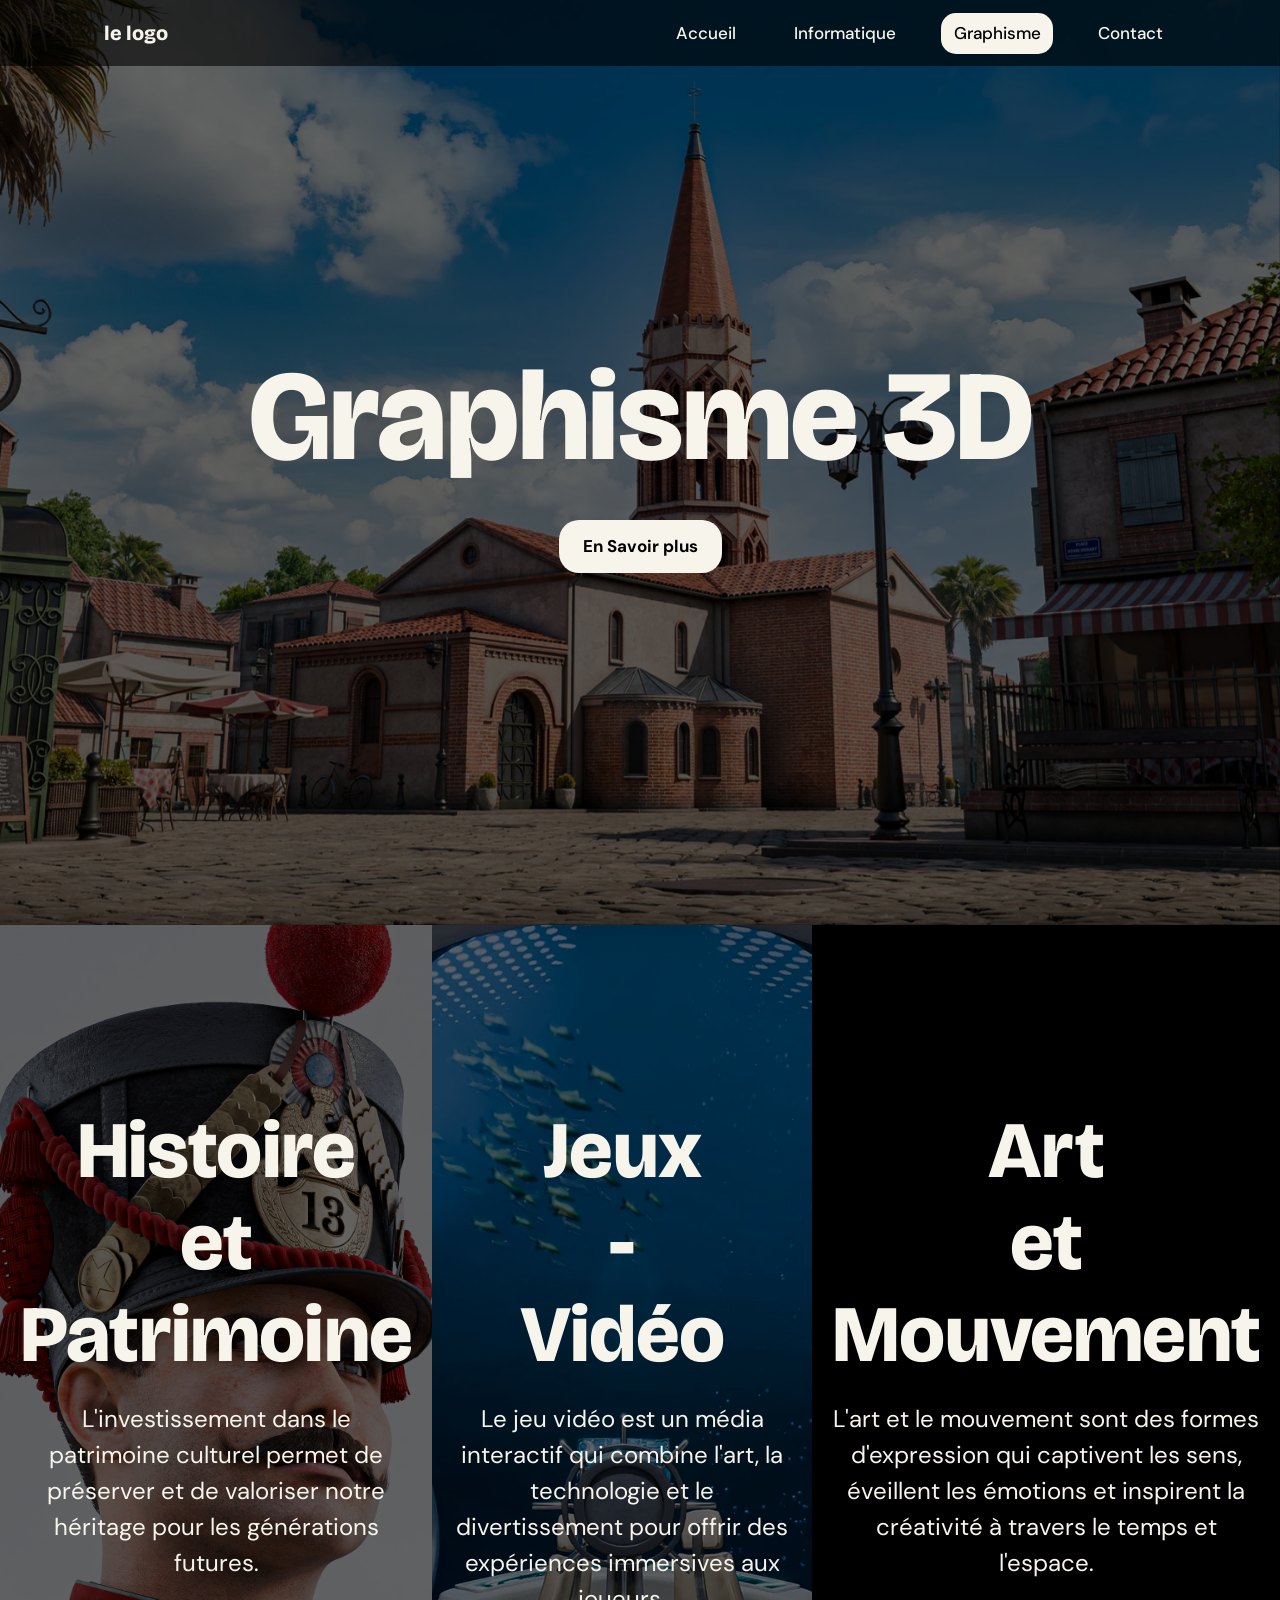
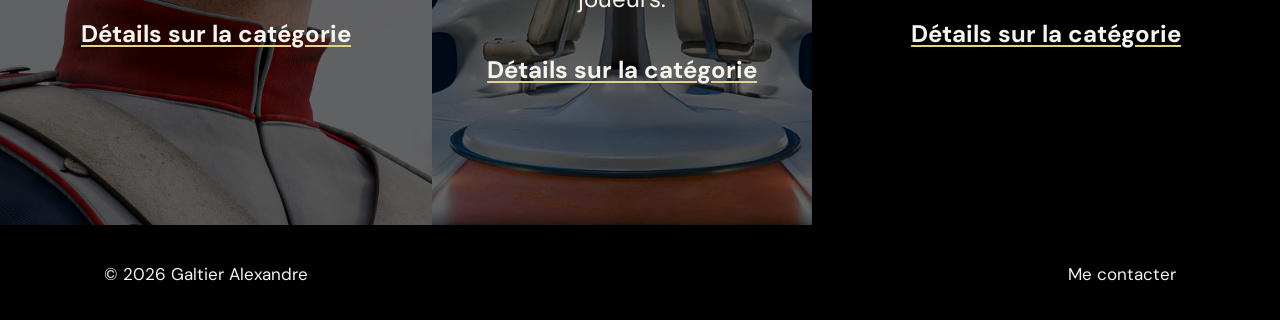
<file: pages/graphisme.html>
<!DOCTYPE html>
<html lang="fr">
<head>
    <meta charset="UTF-8">
    <meta name="viewport" content="width=device-width, initial-scale=1.0">
    <title>Graphisme - Alexandre GALTIER</title>
    <link rel="preconnect" href="https://fonts.googleapis.com">
    <link rel="preconnect" href="https://fonts.gstatic.com" crossorigin>
    <link href="https://fonts.googleapis.com/css2?family=Bricolage+Grotesque:wght@500;700;800&family=DM+Sans:wght@400;500;700&display=swap" rel="stylesheet">
    <link rel="stylesheet" href="../css/animation.css">
    <link rel="stylesheet" href="../css/style.css">
    <script src="../js/script.js" defer></script>
</head>
<body class="design">

<!--Barre Menu-->
<header class="top"><div class="wrap bar">
<a class="logo" href="index.html">le logo</a>
<nav aria-label="Menu principal">
    <a href="../index.html">Accueil</a>
    <a href="informatique.html">Informatique</a>
    <div class="dropdown">
        <a href="graphisme.html" aria-current="page">Graphisme</a>
        <ul class="dropdown-menu">
            <li><a href="graphisme/projets-design/page-projets-design.html">Parcourir les Projets</a></li>
            <li><a href="graphisme/histoire.html">Histoire et Patrimoine</a></li>
            <li><a href="graphisme/jeux-video.html">Jeux-Vidéo</a></li>
            <li><a href="graphisme/art-et-mouvement.html">Art et Mouvement</a></li>
        </ul>
    </div>
    <a href="contact.html">Contact</a>
</nav>
</div></header>

<!--Image 02-->
<section class="content-title-container">
    <img class="bg-content" src="../img/3d/img03.png" alt="image02">
    <div class="bg-content-overlay"></div>
    <div class="bg-content-overlay2"></div>
        <section class="hero"><div class="wrap">
        <h1 class="name">Graphisme 3D</h1>
        <br><p><a class="btn" href="#categories-arts">En Savoir plus</a></p>
        </div></section>
</section>

<!-- Présentation 
<div class="presentation_container"><p class="presentation_texte">lore ipsum dolor sit amet lorem ipsum dolor sit amet lorem ipsum dolor sit amet</p></div>-->

<section class="art-cats-container">
            <div class="hist-cat appear">
                <img class="bg-art-cats" src="../img/3d/img05-02.png" alt="hist-cat">
                <div class="bg-art-cats-overlay"></div>
                <div class="bg-art-cats-overlay2"></div>
            <section class="art-cats"><div>
                <h1>Histoire <br>et <br>Patrimoine</h1>
                <p>L'investissement dans le patrimoine culturel permet de préserver et de valoriser notre héritage pour les générations futures.</p>
                <a href="graphisme/histoire.html">Détails sur la catégorie</a>
            </div></section>
            </div>
            <div class="jv-cat appear">
                <img class="bg-art-cats" src="../img/3d/img04.png" alt="jv-cat">
                <div class="bg-art-cats-overlay"></div>
                <div class="bg-art-cats-overlay2"></div>
            <section class="art-cats"><div>
                <h1>Jeux<br>-<br>Vidéo</h1>
                <p>Le jeu vidéo est un média interactif qui combine l'art, la technologie et le divertissement pour offrir des expériences immersives aux joueurs.</p>
                <a href="graphisme/jeux-video.html">Détails sur la catégorie</a>
            </div></section>
            </div>
            <div class="am-cat appear">
                <video class="bg-art-cats" src="../videos/illus/vil05.mp4" autoplay muted loop playsinline type="video/mp4" alt="am-cat"></video>
                <div class="bg-art-cats-overlay"></div>
                <div class="bg-art-cats-overlay2"></div>
            <section class="art-cats"><div>
                <h1>Art<br>et <br>Mouvement</h1>
                <p>L'art et le mouvement sont des formes d'expression qui captivent les sens, éveillent les émotions et inspirent la créativité à travers le temps et l'espace.</p>
                <a href="graphisme/art-et-mouvement.html">Détails sur la catégorie</a>
            </div></section>
            </div>
    <hidden id="categories-arts"></hidden>
</section>

<div class="see-projects-container appear">
    <span class="line"></span>
    <a class="see-projects" href="graphisme/projets-design/page-projets-design.html"><img class="file-icon" src="../img/icons/ico01.svg" alt="file">Découvrir tous les projets<img class="arrow-icon" src="../img/icons/ico02.svg" alt="file"></a>
    <span class="line"></span>
</div>

<footer><div class="wrap-bot"><p>© 2026 Galtier Alexandre</p><p><a href="pages/contact.html">Me contacter</a></p></div></footer>

</body>
</html>
</file>
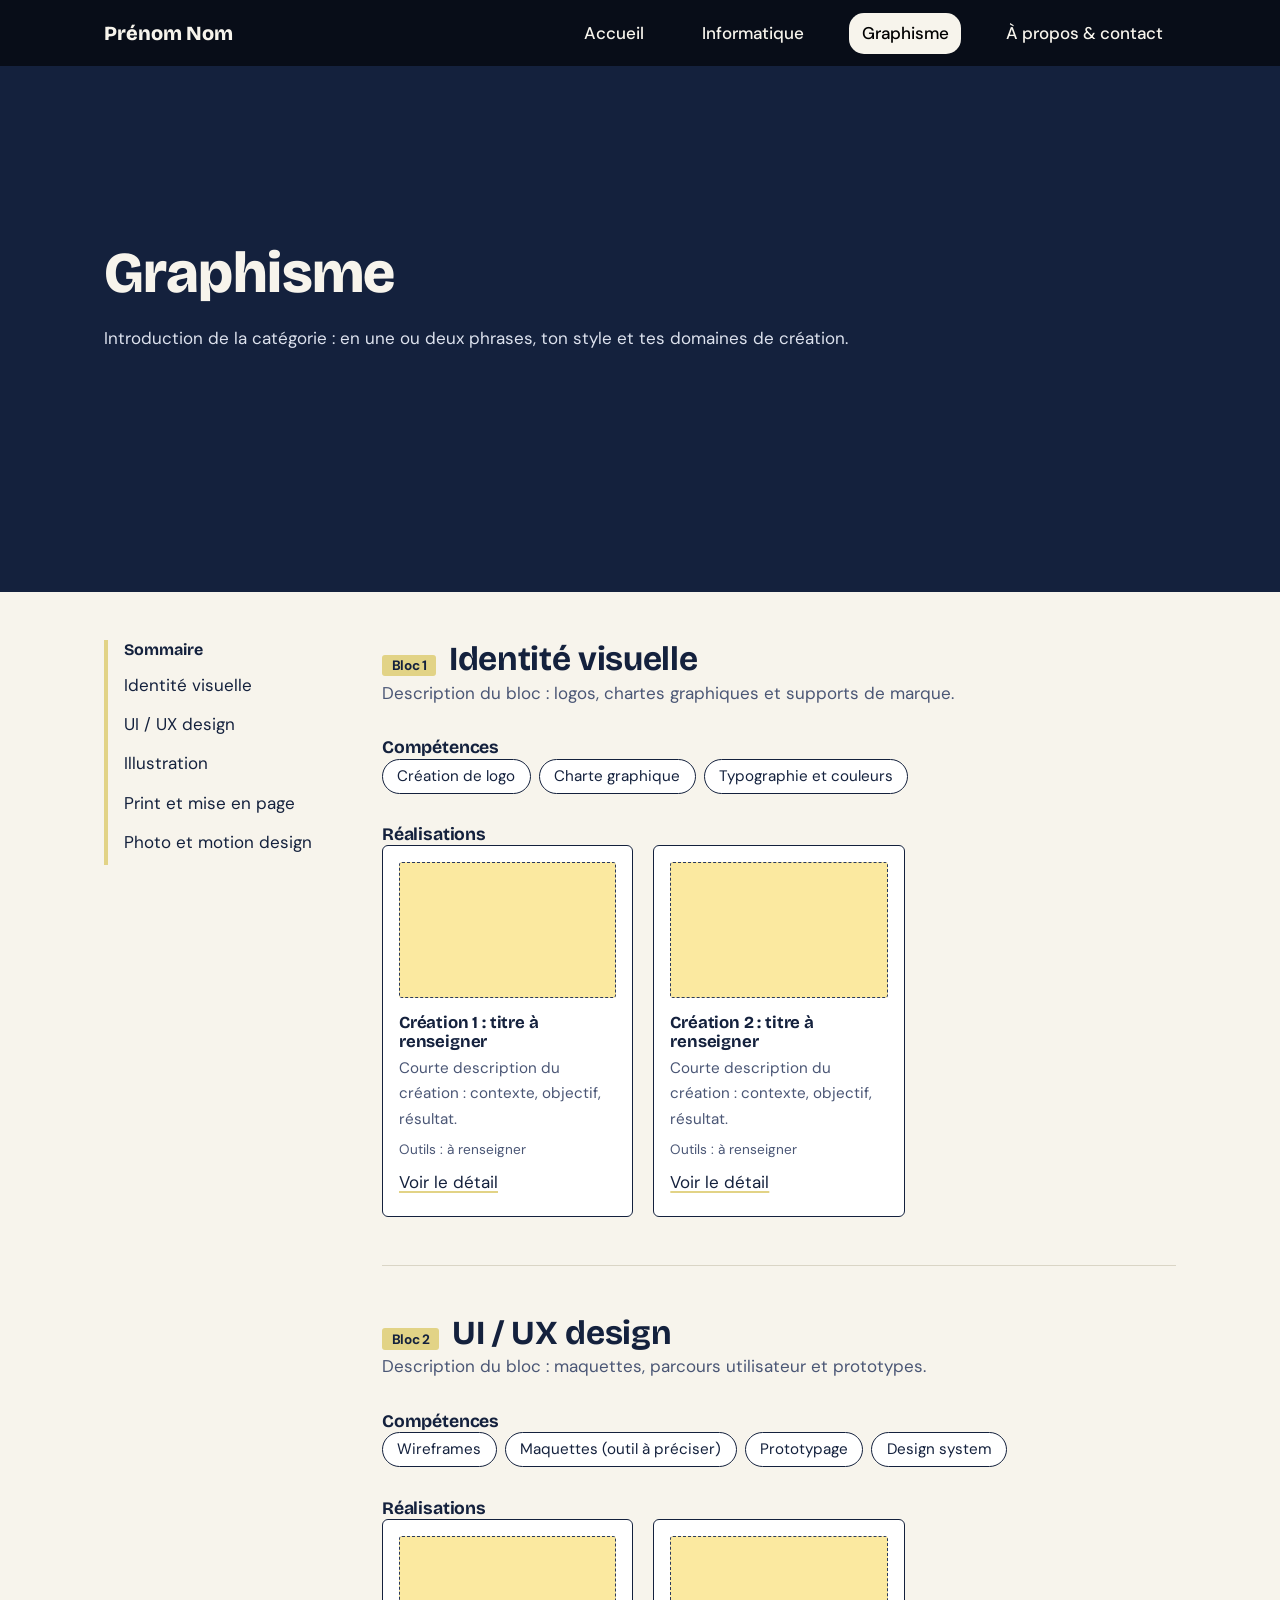
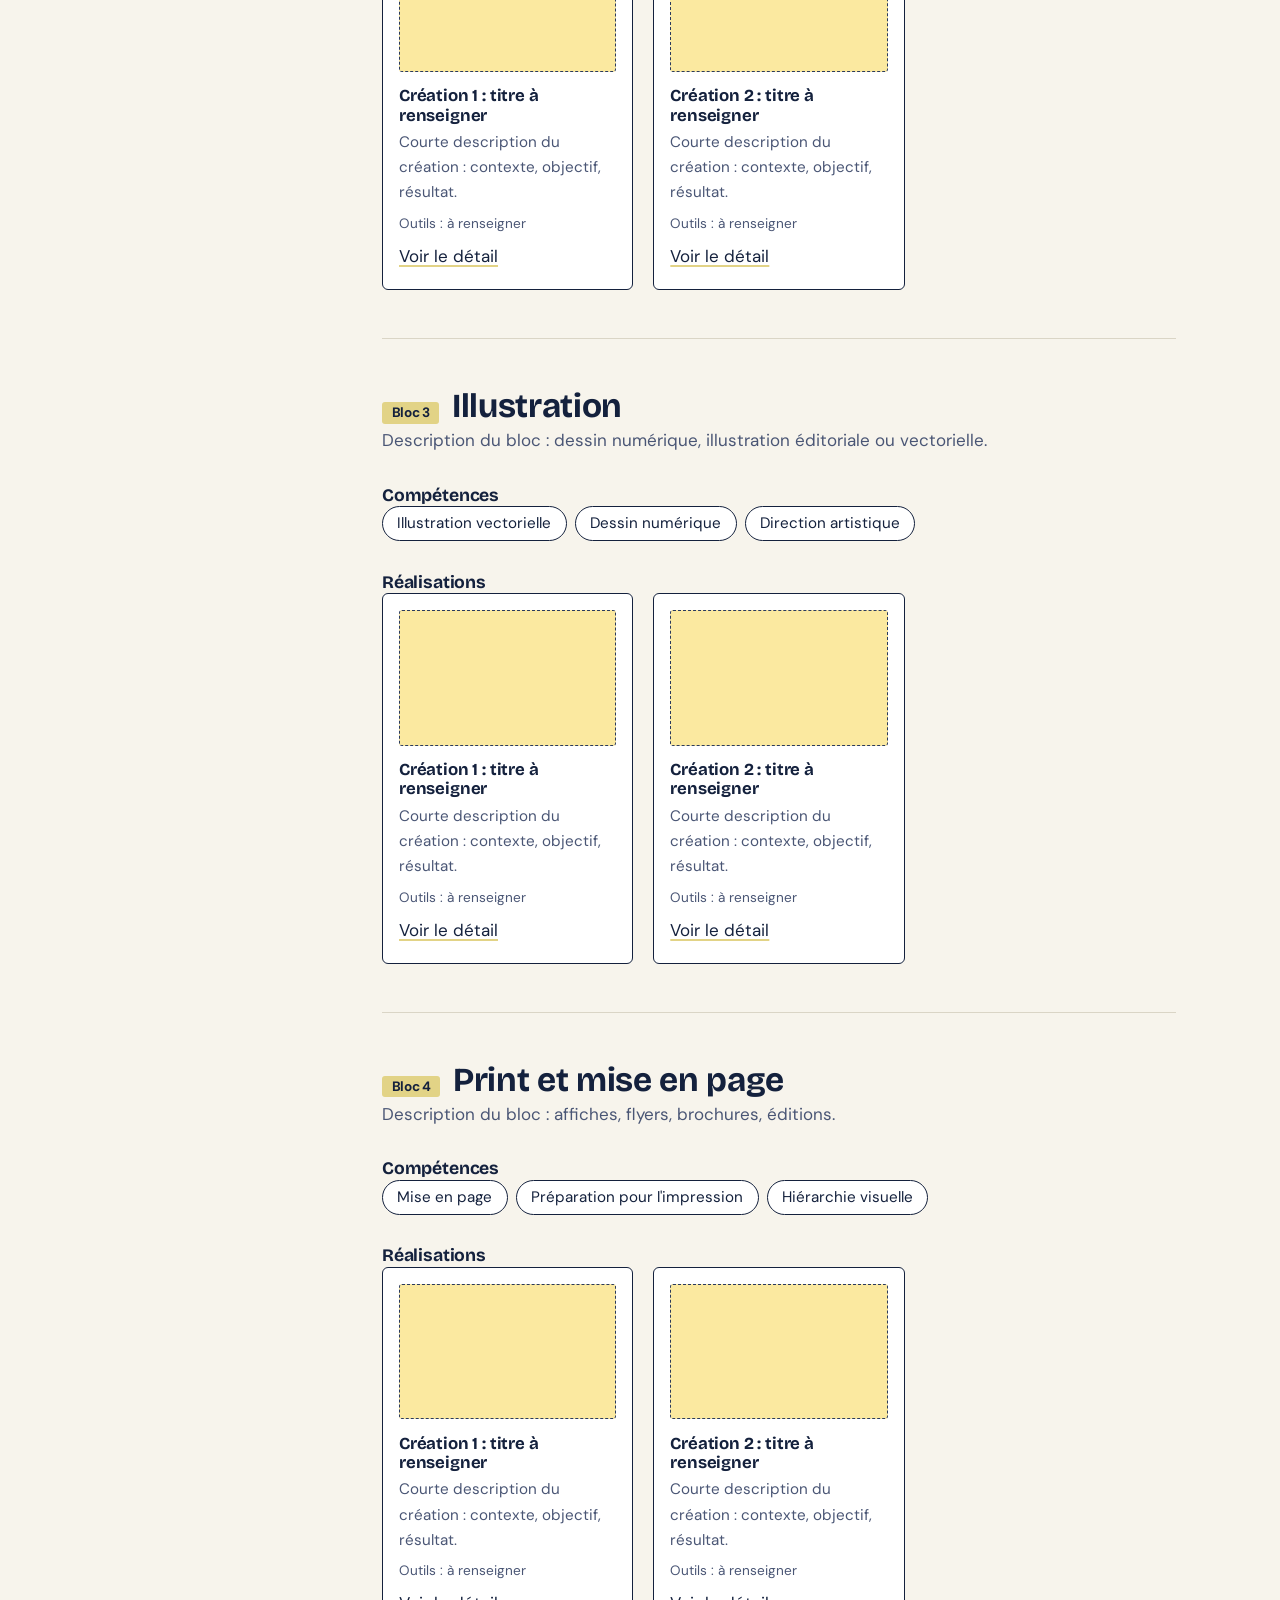
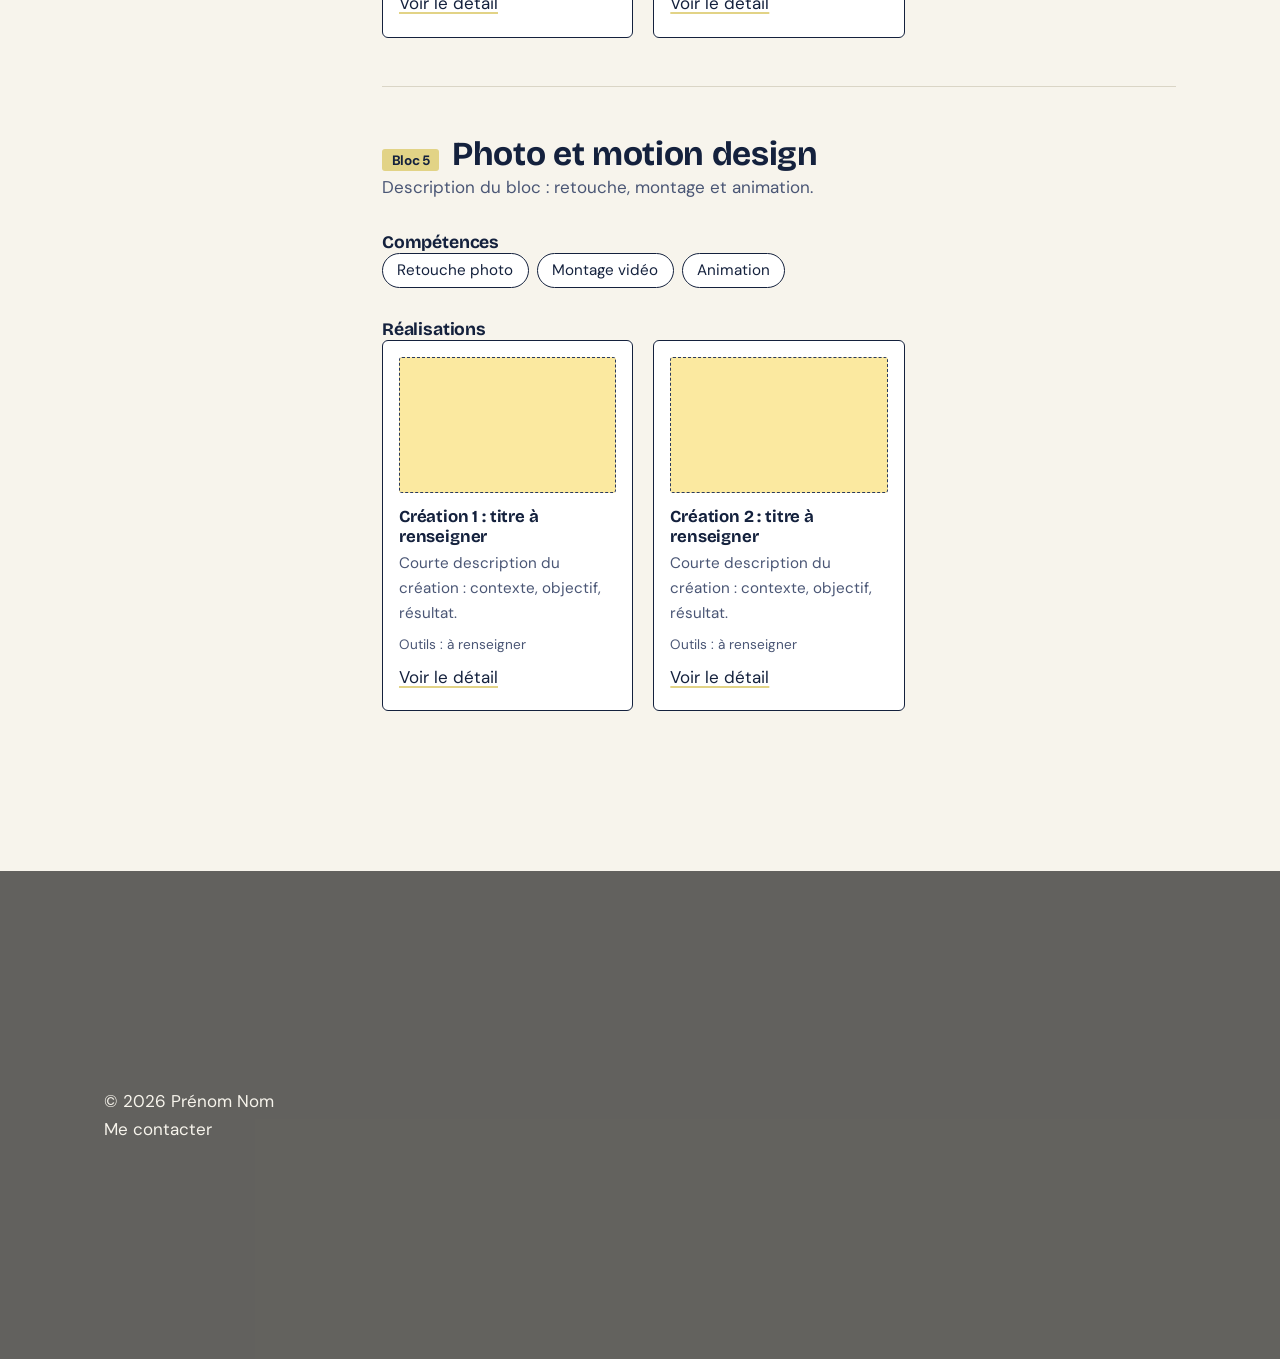
<file: pages/graphismeold.html>
<!DOCTYPE html>
<html lang="fr">
<head>
<meta charset="utf-8">
<meta name="viewport" content="width=device-width, initial-scale=1">
<title>Graphisme – Prénom Nom</title>
<link rel="preconnect" href="https://fonts.googleapis.com">
<link rel="preconnect" href="https://fonts.gstatic.com" crossorigin>
<link href="https://fonts.googleapis.com/css2?family=Bricolage+Grotesque:wght@500;700;800&family=DM+Sans:wght@400;500;700&display=swap" rel="stylesheet">
<link rel="stylesheet" href="../css/style.css">
<link rel="stylesheet" href="../css/animation.css">
</head>
<body class="">
<header class="top"><div class="wrap bar">
<a class="logo" href="index.html">Prénom Nom</a>
<nav aria-label="Menu principal"><a href="index.html">Accueil</a><a href="informatique.html">Informatique</a><a href="graphisme.html" aria-current="page">Graphisme</a><a href="a-propos.html">À propos & contact</a></nav>
</div></header>
<main>
<section class="pagehead"><div class="wrap"><h1>Graphisme</h1><p>Introduction de la catégorie : en une ou deux phrases, ton style et tes domaines de création.</p></div></section>
<div class="wrap layout">
<aside class="toc" aria-label="Sommaire"><p class="toc-t">Sommaire</p><ol><li><a href="#identite">Identité visuelle</a></li><li><a href="#uiux">UI / UX design</a></li><li><a href="#illustration">Illustration</a></li><li><a href="#print">Print et mise en page</a></li><li><a href="#photo-motion">Photo et motion design</a></li></ol></aside>
<div class="content"><section class="bloc" id="identite">
<h2><span class="tag">Bloc 1</span>Identité visuelle</h2>
<p class="lead">Description du bloc : logos, chartes graphiques et supports de marque.</p>
<h3>Compétences</h3>
<ul class="skills"><li>Création de logo</li><li>Charte graphique</li><li>Typographie et couleurs</li></ul>
<h3>Réalisations</h3>
<div class="grid"><article class="card"><div class="thumb" role="img" aria-label="Aperçu à ajouter"></div><h4>Création 1 : titre à renseigner</h4><p>Courte description du création : contexte, objectif, résultat.</p><p class="meta">Outils : à renseigner</p><a href="#">Voir le détail</a></article><article class="card"><div class="thumb" role="img" aria-label="Aperçu à ajouter"></div><h4>Création 2 : titre à renseigner</h4><p>Courte description du création : contexte, objectif, résultat.</p><p class="meta">Outils : à renseigner</p><a href="#">Voir le détail</a></article></div>
</section><section class="bloc" id="uiux">
<h2><span class="tag">Bloc 2</span>UI / UX design</h2>
<p class="lead">Description du bloc : maquettes, parcours utilisateur et prototypes.</p>
<h3>Compétences</h3>
<ul class="skills"><li>Wireframes</li><li>Maquettes (outil à préciser)</li><li>Prototypage</li><li>Design system</li></ul>
<h3>Réalisations</h3>
<div class="grid"><article class="card"><div class="thumb" role="img" aria-label="Aperçu à ajouter"></div><h4>Création 1 : titre à renseigner</h4><p>Courte description du création : contexte, objectif, résultat.</p><p class="meta">Outils : à renseigner</p><a href="#">Voir le détail</a></article><article class="card"><div class="thumb" role="img" aria-label="Aperçu à ajouter"></div><h4>Création 2 : titre à renseigner</h4><p>Courte description du création : contexte, objectif, résultat.</p><p class="meta">Outils : à renseigner</p><a href="#">Voir le détail</a></article></div>
</section><section class="bloc" id="illustration">
<h2><span class="tag">Bloc 3</span>Illustration</h2>
<p class="lead">Description du bloc : dessin numérique, illustration éditoriale ou vectorielle.</p>
<h3>Compétences</h3>
<ul class="skills"><li>Illustration vectorielle</li><li>Dessin numérique</li><li>Direction artistique</li></ul>
<h3>Réalisations</h3>
<div class="grid"><article class="card"><div class="thumb" role="img" aria-label="Aperçu à ajouter"></div><h4>Création 1 : titre à renseigner</h4><p>Courte description du création : contexte, objectif, résultat.</p><p class="meta">Outils : à renseigner</p><a href="#">Voir le détail</a></article><article class="card"><div class="thumb" role="img" aria-label="Aperçu à ajouter"></div><h4>Création 2 : titre à renseigner</h4><p>Courte description du création : contexte, objectif, résultat.</p><p class="meta">Outils : à renseigner</p><a href="#">Voir le détail</a></article></div>
</section><section class="bloc" id="print">
<h2><span class="tag">Bloc 4</span>Print et mise en page</h2>
<p class="lead">Description du bloc : affiches, flyers, brochures, éditions.</p>
<h3>Compétences</h3>
<ul class="skills"><li>Mise en page</li><li>Préparation pour l'impression</li><li>Hiérarchie visuelle</li></ul>
<h3>Réalisations</h3>
<div class="grid"><article class="card"><div class="thumb" role="img" aria-label="Aperçu à ajouter"></div><h4>Création 1 : titre à renseigner</h4><p>Courte description du création : contexte, objectif, résultat.</p><p class="meta">Outils : à renseigner</p><a href="#">Voir le détail</a></article><article class="card"><div class="thumb" role="img" aria-label="Aperçu à ajouter"></div><h4>Création 2 : titre à renseigner</h4><p>Courte description du création : contexte, objectif, résultat.</p><p class="meta">Outils : à renseigner</p><a href="#">Voir le détail</a></article></div>
</section><section class="bloc" id="photo-motion">
<h2><span class="tag">Bloc 5</span>Photo et motion design</h2>
<p class="lead">Description du bloc : retouche, montage et animation.</p>
<h3>Compétences</h3>
<ul class="skills"><li>Retouche photo</li><li>Montage vidéo</li><li>Animation</li></ul>
<h3>Réalisations</h3>
<div class="grid"><article class="card"><div class="thumb" role="img" aria-label="Aperçu à ajouter"></div><h4>Création 1 : titre à renseigner</h4><p>Courte description du création : contexte, objectif, résultat.</p><p class="meta">Outils : à renseigner</p><a href="#">Voir le détail</a></article><article class="card"><div class="thumb" role="img" aria-label="Aperçu à ajouter"></div><h4>Création 2 : titre à renseigner</h4><p>Courte description du création : contexte, objectif, résultat.</p><p class="meta">Outils : à renseigner</p><a href="#">Voir le détail</a></article></div>
</section></div>
</div></main>
<footer><div class="wrap"><p>© 2026 Prénom Nom</p><p><a href="a-propos.html#contact">Me contacter</a></p></div></footer>
</body>
</html>
</file>
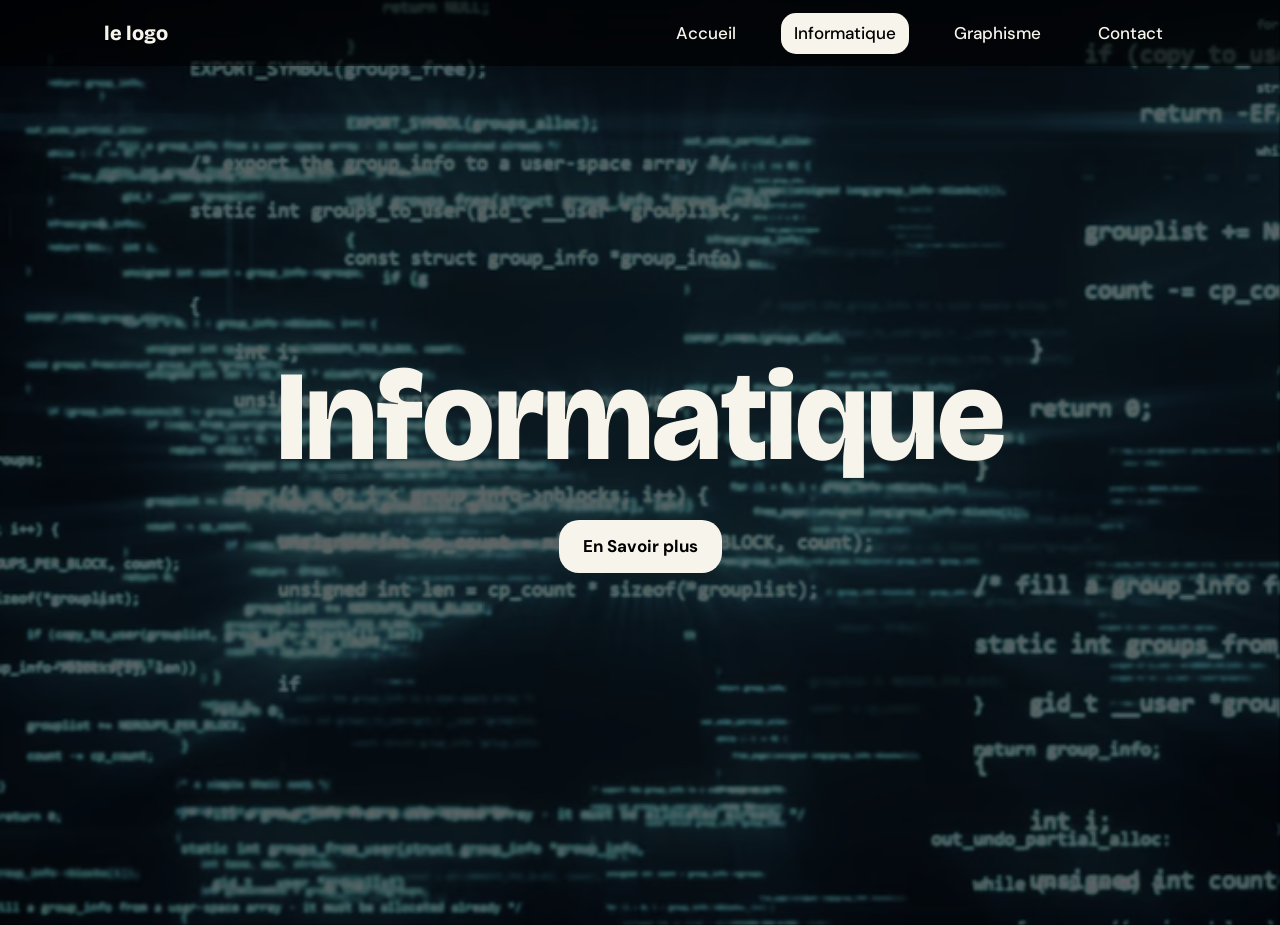
<file: pages/informatique.html>
<!DOCTYPE html>
<html lang="fr">
<head>
<meta charset="utf-8">
<meta name="viewport" content="width=device-width, initial-scale=1">
<title>Informatique – Prénom Nom</title>
<link rel="preconnect" href="https://fonts.googleapis.com">
<link rel="preconnect" href="https://fonts.gstatic.com" crossorigin>
<link href="https://fonts.googleapis.com/css2?family=Bricolage+Grotesque:wght@500;700;800&family=DM+Sans:wght@400;500;700&display=swap" rel="stylesheet">
<link rel="stylesheet" href="../css/style.css">
<link rel="stylesheet" href="../css/animation.css">
</head>
<body class="informatique">
<!--Barre Menu-->
<header class="top"><div class="wrap bar">
<a class="logo" href="index.html">le logo</a>
<nav aria-label="Menu principal"><a href="../index.html">Accueil</a><a href="informatique.html" aria-current="page">Informatique</a><a href="graphisme.html">Graphisme</a><a href="contact.html">Contact</a></nav>
</div></header>
<main>
<!--Image 02-->
<section class="content-title-container">
    <img class="bg-content" src="../img/info/img01.png" alt="image02">
    <div class="bg-content-overlay"></div>
    <div class="bg-content-overlay2"></div>
        <section class="hero"><div class="wrap">
        <h1 class="name">Informatique</h1>
        <br><p><a class="btn" href="#">En Savoir plus</a></p>
        </div></section>
</section>

</body>
</html>
</file>
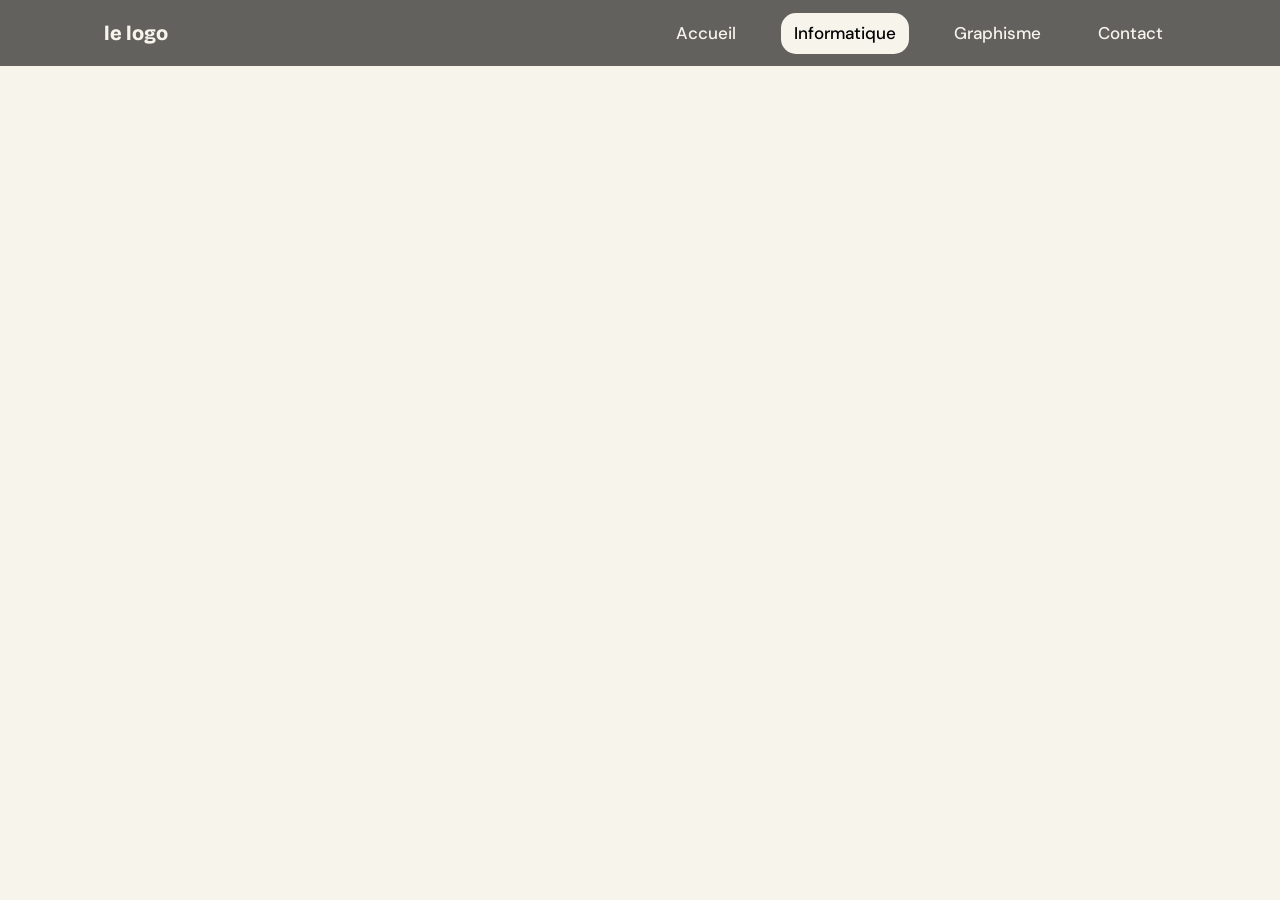
<file: pages/informatiqueold.html>
<!DOCTYPE html>
<html lang="fr">
<head>
<meta charset="utf-8">
<meta name="viewport" content="width=device-width, initial-scale=1">
<title>Informatique – Prénom Nom</title>
<link rel="preconnect" href="https://fonts.googleapis.com">
<link rel="preconnect" href="https://fonts.gstatic.com" crossorigin>
<link href="https://fonts.googleapis.com/css2?family=Bricolage+Grotesque:wght@500;700;800&family=DM+Sans:wght@400;500;700&display=swap" rel="stylesheet">
<link rel="stylesheet" href="../css/style.css">
<link rel="stylesheet" href="../css/animation.css">
</head>
<body class="informatique">
<!--Barre Menu-->
<header class="top"><div class="wrap bar">
<a class="logo" href="index.html">le logo</a>
<nav aria-label="Menu principal"><a href="../index.html">Accueil</a><a href="informatique.html" aria-current="page">Informatique</a><a href="graphisme.html">Graphisme</a><a href="contact.html">Contact</a></nav>
</div></header>
<main>
<!--
<section class="pagehead"><div class="wrap"><h1>Informatique</h1><p>Introduction de la catégorie : en une ou deux phrases, ton parcours et ton approche du code.</p></div></section>
<div class="wrap layout">
<aside class="toc" aria-label="Sommaire"><p class="toc-t">Sommaire</p><ol><li><a href="#dev-web">Développement web</a></li><li><a href="#dev-logiciel">Développement logiciel</a></li><li><a href="#donnees">Bases de données</a></li><li><a href="#reseaux">Réseaux et systèmes</a></li><li><a href="#securite">Cybersécurité</a></li></ol></aside>
<div class="content"><section class="bloc" id="dev-web">
<h2><span class="tag">Bloc 1</span>Développement web</h2>
<p class="lead">Description du bloc : ce que tu sais construire côté front-end et back-end.</p>
<h3>Compétences</h3>
<ul class="skills"><li>Intégration HTML / CSS</li><li>JavaScript</li><li>Framework (à préciser)</li><li>Responsive et accessibilité</li></ul>
<h3>Réalisations</h3>
<div class="grid"><article class="card"><div class="thumb" role="img" aria-label="Aperçu à ajouter"></div><h4>Projet 1 : titre à renseigner</h4><p>Courte description du projet : contexte, objectif, résultat.</p><p class="meta">Outils : à renseigner</p><a href="#">Voir le détail</a></article><article class="card"><div class="thumb" role="img" aria-label="Aperçu à ajouter"></div><h4>Projet 2 : titre à renseigner</h4><p>Courte description du projet : contexte, objectif, résultat.</p><p class="meta">Outils : à renseigner</p><a href="#">Voir le détail</a></article></div>
</section><section class="bloc" id="dev-logiciel">
<h2><span class="tag">Bloc 2</span>Développement logiciel</h2>
<p class="lead">Description du bloc : applications, scripts et outils réalisés.</p>
<h3>Compétences</h3>
<ul class="skills"><li>Langage principal (à préciser)</li><li>Programmation orientée objet</li><li>Tests et débogage</li><li>Git et travail collaboratif</li></ul>
<h3>Réalisations</h3>
<div class="grid"><article class="card"><div class="thumb" role="img" aria-label="Aperçu à ajouter"></div><h4>Projet 1 : titre à renseigner</h4><p>Courte description du projet : contexte, objectif, résultat.</p><p class="meta">Outils : à renseigner</p><a href="#">Voir le détail</a></article><article class="card"><div class="thumb" role="img" aria-label="Aperçu à ajouter"></div><h4>Projet 2 : titre à renseigner</h4><p>Courte description du projet : contexte, objectif, résultat.</p><p class="meta">Outils : à renseigner</p><a href="#">Voir le détail</a></article></div>
</section><section class="bloc" id="donnees">
<h2><span class="tag">Bloc 3</span>Bases de données</h2>
<p class="lead">Description du bloc : conception, requêtes et exploitation de données.</p>
<h3>Compétences</h3>
<ul class="skills"><li>Modélisation (MCD / MLD)</li><li>SQL</li><li>Gestion et sécurisation des données</li></ul>
<h3>Réalisations</h3>
<div class="grid"><article class="card"><div class="thumb" role="img" aria-label="Aperçu à ajouter"></div><h4>Projet 1 : titre à renseigner</h4><p>Courte description du projet : contexte, objectif, résultat.</p><p class="meta">Outils : à renseigner</p><a href="#">Voir le détail</a></article><article class="card"><div class="thumb" role="img" aria-label="Aperçu à ajouter"></div><h4>Projet 2 : titre à renseigner</h4><p>Courte description du projet : contexte, objectif, résultat.</p><p class="meta">Outils : à renseigner</p><a href="#">Voir le détail</a></article></div>
</section><section class="bloc" id="reseaux">
<h2><span class="tag">Bloc 4</span>Réseaux et systèmes</h2>
<p class="lead">Description du bloc : installation, configuration et administration.</p>
<h3>Compétences</h3>
<ul class="skills"><li>Administration Linux / Windows</li><li>Configuration réseau</li><li>Virtualisation</li></ul>
<h3>Réalisations</h3>
<div class="grid"><article class="card"><div class="thumb" role="img" aria-label="Aperçu à ajouter"></div><h4>Projet 1 : titre à renseigner</h4><p>Courte description du projet : contexte, objectif, résultat.</p><p class="meta">Outils : à renseigner</p><a href="#">Voir le détail</a></article><article class="card"><div class="thumb" role="img" aria-label="Aperçu à ajouter"></div><h4>Projet 2 : titre à renseigner</h4><p>Courte description du projet : contexte, objectif, résultat.</p><p class="meta">Outils : à renseigner</p><a href="#">Voir le détail</a></article></div>
</section><section class="bloc" id="securite">
<h2><span class="tag">Bloc 5</span>Cybersécurité</h2>
<p class="lead">Description du bloc : bonnes pratiques et mesures de protection.</p>
<h3>Compétences</h3>
<ul class="skills"><li>Sécurisation des applications</li><li>Gestion des accès</li><li>Veille technologique</li></ul>
<h3>Réalisations</h3>
<div class="grid"><article class="card"><div class="thumb" role="img" aria-label="Aperçu à ajouter"></div><h4>Projet 1 : titre à renseigner</h4><p>Courte description du projet : contexte, objectif, résultat.</p><p class="meta">Outils : à renseigner</p><a href="#">Voir le détail</a></article><article class="card"><div class="thumb" role="img" aria-label="Aperçu à ajouter"></div><h4>Projet 2 : titre à renseigner</h4><p>Courte description du projet : contexte, objectif, résultat.</p><p class="meta">Outils : à renseigner</p><a href="#">Voir le détail</a></article></div>
</section></div>
</div></main>
<footer><div class="wrap"><p>© 2026 Prénom Nom</p><p><a href="a-propos.html#contact">Me contacter</a></p></div></footer>-->
</body>
</html>
</file>
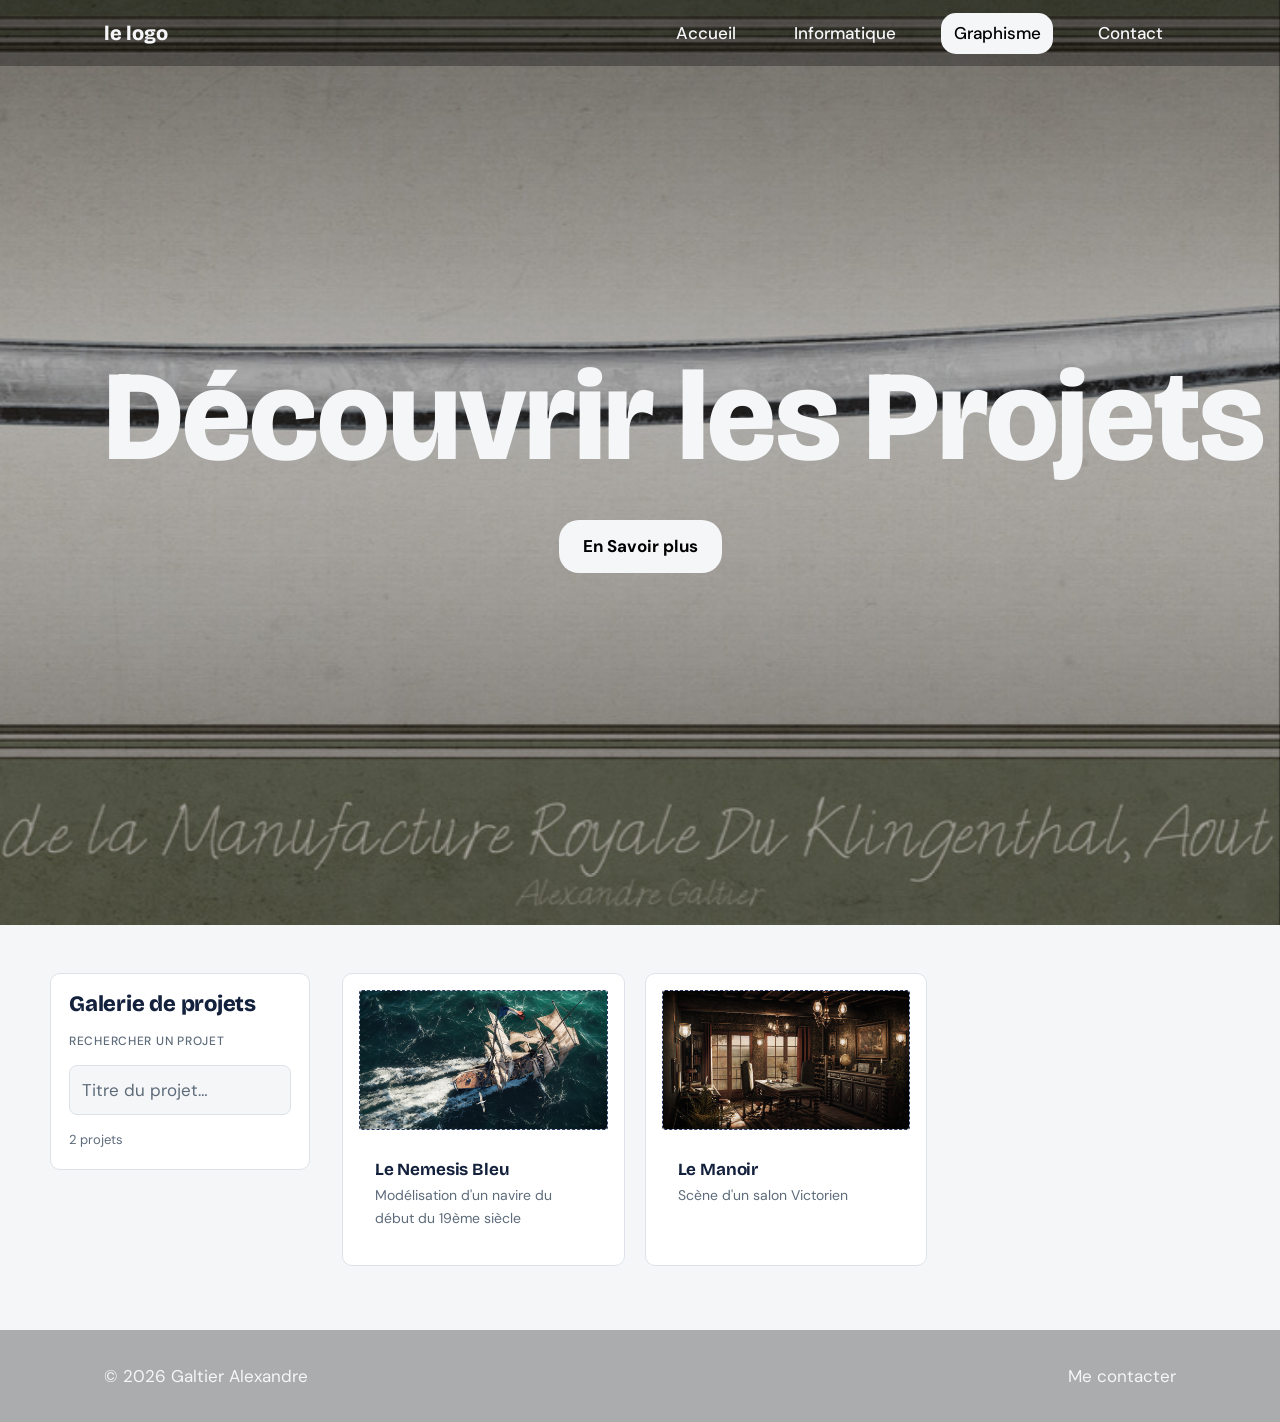
<file: pages/graphisme/projets-design/page-projets-design.html>
<!DOCTYPE html>
<html lang="fr">
<head>
    <meta charset="UTF-8">
    <meta name="viewport" content="width=device-width, initial-scale=1.0">
    <title>Page-Projets</title>
    <link rel="preconnect" href="https://fonts.googleapis.com">
    <link rel="preconnect" href="https://fonts.gstatic.com" crossorigin>
    <link href="https://fonts.googleapis.com/css2?family=Bricolage+Grotesque:wght@500;700;800&family=DM+Sans:wght@400;500;700&display=swap" rel="stylesheet">
    <link rel="stylesheet" href="../../../css/animation.css">
    <link rel="stylesheet" href="../../../css/style.css">
    <link rel="stylesheet" href="../../../css/explorer.css">
    <script src="../../../js/script.js" defer></script>
</head>
<body class="projects-design">

<!--Barre Menu-->
<header class="top"><div class="wrap bar">
<a class="logo" href="index.html">le logo</a>
<nav aria-label="Menu principal">
    <a href="../../../index.html">Accueil</a>
    <a href="../../informatique.html">Informatique</a>
    <div class="dropdown">
        <a href="../../graphisme.html" aria-current="page">Graphisme</a>
        <ul class="dropdown-menu">
            <li><a href="page-projets-design.html" aria-current="page">Parcourir les Projets</a></li>
            <li><a href="../histoire.html">Histoire et Patrimoine</a></li>
            <li><a href="../jeux-video.html">Jeux-Vidéo</a></li>
            <li><a href="../art-et-mouvement.html">Art et Mouvement</a></li>
        </ul>
    </div>
    <a href="../../contact.html">Contact</a>
</nav>
</div></header>

<!--Image-->
<section class="content-title-container">
    <img class="bg-content" src="../../../img/3d/img06.jpg" alt="bg-image">
    <div class="bg-content-overlay"></div>
    <div class="bg-content-overlay2"></div>
<!--Domaine et Nom-->
        <section class="hero"><div class="wrap">
            <h1 class="name">Découvrir les Projets</h1>
            <!--Bouton-->
        <br><p><a class="btn" href="#introduction">En Savoir plus</a></p>
        </div></section>
</section>

<!--Introduction
<section id="introduction" class="intro-block"><div class="intro">
</div></section>-->

<div class="layout">
  <aside class="side">
    <h1>Galerie de projets</h1>
    <label for="q">Rechercher un projet</label>
    <div class="field">
      <input id="q" type="search" placeholder="Titre du projet…" autocomplete="off">
      <button class="clear" id="clear" type="button" aria-label="Effacer la recherche" hidden>×</button>
    </div>
    <p class="count" id="count" aria-live="polite"></p>
  </aside>

  <main>
    <ul class="grid" id="grid"></ul>
  </main>
</div>

<footer><div class="wrap-bot"><p>© 2026 Galtier Alexandre</p><p><a href="pages/contact.html">Me contacter</a></p></div></footer>
</body>
</html>
</file>
<file: css/animation.css>
:root{--reveal-delay:1.2s;--reveal-delay2:2s}
@keyframes apparition {
  from {
    opacity: 0;
    transform: translateY(-30px);
  }

  to {
    opacity: 1;
    transform: translateY(0);
  }
}
@keyframes apparition-op {
  from {
    opacity: 0;
  }

  to {
    opacity: 1;
  }
}

/* Classe à appliquer au texte */

.bg-content{
    animation: apparition-op 2s ease-in both;
}

.top {
    animation: apparition 1s ease-out both;
}

.role {
    animation: apparition 1s ease-out both;
    animation-delay: 0.5s;
}

.name {
    animation: apparition 1s ease-out both;
    animation-delay: 1s;
}

.lead, .btn {
    animation: apparition 1s ease-out both;
    animation-delay: 1.5s;
}

/*Animation de révélation des Categories HOME*/

/* État initial des éléments */
.reveal {
    opacity: 0;
    transform: translateY(40px);

    transition:
        opacity var(--reveal-delay) ease,
        transform var(--reveal-delay) ease;
}

/* État visible après le déclenchement */
.reveal.visible {
    opacity: 1;
    transform: translateY(0);
}

/*Animation de révélation des Categories Arts*/
.appear {
    opacity: 0;
    transform: translateY(40px);

    transition:
        opacity var(--reveal-delay) ease,
        transform var(--reveal-delay) ease;
}

/* État visible après le déclenchement */
.appear.visible {
    opacity: 1;
    transform: translateY(0);
}
.see-projects-container.appear  {
    opacity: 0;
    transform: translateY(0px);

    transition:
        opacity var(--reveal-delay2) ease,
        transform var(--reveal-delay2) ease;
}

/* État visible après le déclenchement */
.see-projects-container.appear.visible {
    opacity: 1;
    transform: translateY(-110px);
}

.appear:nth-child(1) { transition-delay: 0s; }
.appear:nth-child(2) { transition-delay: 0.6s; }
.appear:nth-child(3) { transition-delay: 1.2s; }
</file>
<file: css/style.css>
:root{
--bg:#f7f4ec;--surface:#FFFFFF;--navy:#14213D;--navy-2:#2A3A5E;--yellow:#e2d386;--yellow-soft:#FBE9A0;--line:#DAD5C6;
--ink:var(--navy);--muted:#4A5675;--dark-trs:rgba(0, 0, 0, 0.6);--white-trs:rgba(255, 255, 255, 0.5);--dark:black;--white-trs2:rgba(248, 248, 248, 0.3);
--f-head:"Bricolage Grotesque",system-ui,sans-serif;--f-body:"DM Sans",system-ui,sans-serif;
}
*{box-sizing:border-box}
html{scroll-behavior:smooth;scroll-padding-top:90px;overflow-y:scroll;}
body{margin:0;background:var(--bg);color:var(--ink);font:400 1.0625rem/1.65 var(--f-body);z-index: -10;}
h1,h2,h3,h4{font-family:var(--f-head);line-height:1.15;margin:auto;letter-spacing:-.01em}
h1{font-size:clamp(2.6rem,7vw,5rem);font-weight:800}
h2{font-size:clamp(1.6rem,3vw,2.1rem);font-weight:700}
h3{font-size:1.1rem;font-weight:700;margin-top:1.8em}
h4{font-size:1.05rem;font-weight:700;margin-bottom:.3em}
p{margin:0 0 0em;}
a{color:var(--navy);text-decoration-thickness:2px;text-underline-offset:3px;text-decoration-color:var(--yellow)}
:focus-visible{outline:3px solid var(--yellow);outline-offset:3px}
.wrap{max-width:1120px;margin:auto;padding:12rem 1.5rem;}
.sr{position:absolute;left:-9999px}

/*--Background Generaux--*/
.home {background-color: var(--dark);}
.design {background-color: var(--dark);}
.rpojects-design {background-color: var(--bg);}

/*--Barre Menu--*/
.top{position:sticky;top:0;z-index:10;background:var(--dark-trs);margin-bottom:-74px;}
.bar{display:flex;align-items:center;justify-content:space-between;gap:1rem;flex-wrap:wrap;padding-top:.8rem;padding-bottom:.8rem;}
.logo{font:800 1.25rem var(--f-head);color:var(--bg);text-decoration:none}
.top nav{display:flex;gap:2rem;flex-wrap:wrap}
.top nav a{color:var(--bg);text-decoration:none;padding:.4rem .8rem;border-radius:15px;font-weight:500;}
.top nav a:hover{background:var(--white-trs);scale:1.05;transition:scale 0.2s ease-in}
.top nav a[aria-current]{background:var(--bg);color:var(--dark);font-weight:500}

/*--Menu déroulant--*/
.dropdown > a{display:block;}
.dropdown-menu{
  list-style:none;
  margin:0;
  padding:1rem 1rem 1rem;      /* le padding-top crée l'espace sous le lien SANS trou */
  position:absolute;
  top:100%;
  min-width:220px;
  background:var(--dark-trs);
  border-radius:20px;
  display:flex;
  flex-direction:column;
  gap:.2rem;
  opacity:0;
  visibility:hidden;
  transform:translateY(-8px);
  transition:opacity .3s ease, transform .3s ease, visibility .3s;
}
.dropdown:hover .dropdown-menu,
.dropdown:focus-within .dropdown-menu{
  opacity:1;
  visibility:visible;
  transform:translateY(0px);
}
.dropdown-menu a{display:block;white-space:nowrap}

/*--Titre - Domaine et Nom--*/
.hero{color:var(--bg);padding:10rem 0 10rem;text-align: center;}
.hero .role{color:var(--bg);font-weight:700;font-size: 2rem;}
.hero .name{font-size: 8rem;white-space:nowrap;}
.hero .lead{font-size:1.25rem;color:var(--bg);text-align: center;margin: 50px;}
/*--Bouton Savoir Plus--*/
.btn{display:inline-block;background:var(--bg);color:var(--dark);padding:0.8rem 1.5rem;border-radius:20px;font-weight:700;text-decoration:none;align-self: center;scale:1;transition:scale 0.3s ease-out;}
.btn:hover{background:var(--white-trs);color:var(--dark-trs);scale:1.1;transition:scale 0.3s ease-in;}

/*--Video--*/
background-video{width: 100%; height: 100%;position:absolute;z-index: -3;object-fit: cover;bottom: 0px;}
video-overlay{position: absolute;background:rgba(0, 0, 0, 0.3);inset: 0;bottom: 0px;z-index: -2}

/*--Introduction--*/
.intro{text-align: center;font-size:25px;color:var(--bg);background-color: var(--dark);padding: 5rem 25rem;margin: 0px;}
.intro-block{position:relative;}

/*--Content et Titre--*/
.content-title-container{position: relative;aspect-ratio: auto;WIDTH: 100%;height: 100%;overflow: hidden;}
    .bg-content{position:absolute;inset:0;z-index:-2;width:100%;height:100%;object-fit:cover;}
    .bg-content-overlay{position:absolute;inset:0;z-index:-1;background:var(--dark-trs);}
    .bg-content-overlay2{position:absolute;inset:0;z-index:-3;background:var(--dark);}
    
/*--Content et Services--*/
.content-services-container{position: relative;aspect-ratio: auto;WIDTH: 100%;height: 100vh;overflow: hidden;}
    .services-content{position:absolute;inset:0;z-index:-2;width:100%;height:100%;object-fit:cover;}
    .services-content-overlay{position:absolute;inset:0;z-index:-1;background:var(--dark-trs);}
    .services-content-overlay2{position:absolute;inset:0;z-index:-3;background:var(--dark);}

/*--Categories de Services--*/
.home-cats{display:grid;grid-template-columns: repeat(2, minmax(0, 1fr));gap:1.5rem;margin-top:-3rem;position:relative;width: 100%;max-width: 1120px;}
    .wrap-cat{justify-content:center;align-items:center;margin:auto;padding:.8rem 1.5rem;}
.tile{display:block;flex-direction:column;padding:2rem;border-radius:15px;text-decoration:none;min-height:320px;background:rgba(0, 0, 0, 0.3);color:var(--bg)}
.tile:hover{background-color:rgba(0, 0, 0, 0.5);transform:translateY(-3px);transition:transform .15s}
.tile ul{padding-left:1.1rem;margin:1rem 0 1.5rem}
.tile .go{font-weight:700;border-bottom:3px solid var(--bg)}


.about-teaser{padding-top:4rem;padding-bottom:4rem;}


.presentation_container{display:flex;justify-content:center;margin:0px;}
    .presentation_texte{text-align: center;font-size:25px;color:var(--bg);background-color: var(--dark);padding: 3rem 10rem;width: 100%;}

/*--Categories des Arts--*/
.art-cats{color:var(--bg);padding:10rem 0 10rem;text-align: center;margin: 20px;z-index: 2;}
.art-cats p{font-size: 1.5rem;line-height: 1.5;margin-top: 20px;}
.art-cats a{font-size:1.5rem;display:inline-block;color:var(--bg);padding:0.8rem 1.5rem;font-weight:700;align-self: center;margin-top: 20px;}
.art-cats a:hover{transform:scale(1.1);transition:transform 0.5s;}
.art-cats-container{position: relative;aspect-ratio: auto;WIDTH: 100%;height: 100vh;overflow: hidden;display:flex;}
    .art-cats-container > div {position:relative;flex:1;}
    .bg-art-cats{position:absolute;inset:0;z-index:-2;width:100%;height:100%;object-fit:cover;}
    .bg-art-cats-overlay{position:absolute;inset:0;z-index:-1;background:var(--dark-trs);}
    .bg-art-cats-overlay2{position:absolute;inset:0;z-index:-3;background:var(--dark);}

/*--Voir tous les projets--*/
.see-projects-container{display:flex;justify-content:center;position: relative;gap: 770px;;margin: 0px 60px 0px 60px;}
    .see-projects{position:absolute;font-size:1.5rem;display:inline-block;color:var(--dark);padding:1rem 5rem;font-weight:700;align-self: center;margin-top: 0px;text-decoration:none;border-radius: 40px;background:var(--bg);transform:scale(1);transition:transform 0.3s ease-out;}
    .file-icon{height: 2.5rem;width: 2.5rem;vertical-align: middle;position: relative;top: -4px;left: -20px;}
    .arrow-icon{height: 2.5rem;width: 2.5rem;vertical-align: middle;position: relative;top: -1px;left: 30px;}
    .see-projects:hover{transform:scale(1.05);transition:transform 0.5s;}
    .see-projects-container .line{display:inline-block;flex:1;height:3px;background:var(--bg);}

.pagehead{background:var(--navy);color:var(--bg);padding:3.5rem 0 3rem}
.pagehead h1{font-size:clamp(2.2rem,5vw,3.6rem);margin-bottom:.3em}
.pagehead p{color:#DDE2EE;margin:0}
.layout{display:grid;grid-template-columns:230px 1fr;gap:3rem;padding-top:3rem;padding-bottom:4rem;align-items:start}
.toc{position:sticky;top:90px;border-left:4px solid var(--yellow);padding-left:1rem}
.toc-t{font:700 1rem var(--f-head);margin-bottom:.6rem}
.toc ol{list-style:none;margin:0;padding:0}
.toc li{margin-bottom:.4rem}
.toc a{text-decoration:none;display:block;padding:.15rem .4rem;margin-left:-.4rem;border-radius:3px}
.toc a:hover{background:var(--yellow-soft)}

.bloc{padding-bottom:3rem;margin-bottom:3rem;border-bottom:1px solid var(--line)}
.bloc:last-child{border-bottom:0}
.bloc h2{display:flex;align-items:baseline;flex-wrap:wrap;gap:.8rem}
.tag{background:var(--yellow);color:var(--navy);font:700 .85rem var(--f-body);padding:.15rem .6rem;border-radius:3px}
.bloc .lead{color:var(--muted)}
.skills{list-style:none;padding:0;margin:0;display:flex;flex-wrap:wrap;gap:.5rem}
.skills li{background:var(--surface);border:1.5px solid var(--navy);border-radius:999px;padding:.25rem .9rem;font-size:.95rem}
.grid{display:grid;grid-template-columns:repeat(auto-fill,minmax(250px,1fr));gap:1.25rem}
.card{background:var(--surface);border:1.5px solid var(--navy);border-radius:6px;padding:1rem 1rem 1.2rem}
.card p{font-size:.95rem;color:var(--muted);margin-bottom:.5em}
.card .meta{font-size:.85rem}
.thumb{aspect-ratio:16/10;background:var(--yellow-soft);border-radius:3px;margin-bottom:.9rem;border:1.5px dashed var(--navy-2)}

.timeline{list-style:none;padding:0;margin:0;border-left:4px solid var(--yellow)}
.timeline li{padding:0 0 1.3rem 1.2rem;display:flex;flex-direction:column}
.contact{list-style:none;padding:0;margin:0;display:grid;gap:.9rem}
.contact li{display:grid;grid-template-columns:110px 1fr;gap:1rem;border-bottom:1px solid var(--line);padding-bottom:.9rem}

/*--Bas de Page--*/
.wrap-bot{max-width:1120px;margin:auto;padding:.5rem 1.5rem;}
footer{background:var(--dark-trs);color:var(--bg);padding:1.5rem 0}
footer .wrap-bot{display:flex;justify-content:space-between;flex-wrap:wrap;gap:.5rem}
footer p{margin:0}
footer a{color:var(--bg);text-decoration: none;}
footer a:hover{background:var(--white-trs);border-radius: 10px;padding:0.8rem 1.5rem;}

@media(max-width:820px){
.home-cats{grid-template-columns:1fr}
.layout{grid-template-columns:1fr;gap:1.5rem}
.toc{position:static}
.toc ol{display:flex;flex-wrap:wrap;gap:.4rem}
.toc a{background:var(--surface);border:1.5px solid var(--navy);border-radius:999px;padding:.2rem .8rem;margin:0}
}
@media(prefers-reduced-motion:reduce){html{scroll-behavior:auto}.tile:hover{transform:none}}
</file>
<file: css/explorer.css>
:root {
    --dark:black;
    --dark-trs:rgba(0, 0, 0, 0.3);
    --bg: #f5f6f8;
    --surface: #ffffff;
    --fg: #16202b;
    --muted: #5d6b7a;
    --line: #dde2e8;
    --accent: #1f5fbf;
    --accent-fg: #ffffff;
    --focus: #1f5fbf;
    --font-display: "Bricolage Grotesque", "Helvetica Neue", Arial, sans-serif;
    --font-body: "DM Sans", system-ui, -apple-system, "Segoe UI", sans-serif;
  }
  @media (prefers-color-scheme: dark) {
    :root:not([data-theme="light"]) {
      --bg: #11161c;
      --surface: #1a212a;
      --fg: #e8edf2;
      --muted: #9aa8b6;
      --line: #2b3541;
      --accent: #6aa3f5;
      --accent-fg: #0d1a2b;
      --focus: #6aa3f5;
      color-scheme: dark;
    }
  }
  :root[data-theme="dark"] {
    --bg: #11161c;
    --surface: #1a212a;
    --fg: #e8edf2;
    --muted: #9aa8b6;
    --line: #2b3541;
    --accent: #6aa3f5;
    --accent-fg: #0d1a2b;
    --focus: #6aa3f5;
    color-scheme: dark;
  }

  * { box-sizing: border-box; }

  .layout {
    max-width: 1180px;
    margin: 0 auto;
    display: grid;
    grid-template-columns: 260px minmax(0, 1fr);
    gap: 32px;
    align-items: start;
  }

  /* Barre latérale */
  .side {
    position: sticky;
    top: 20px;
    display: flex;
    flex-direction: column;
    gap: 14px;
    background: var(--surface);
    border: 1px solid var(--line);
    border-radius: 10px;
    padding: 18px;
  }
  .side h1 {
    font-family: var(--font-display);
    font-size: 22px;
    line-height: 1.15;
    margin: 0;
    text-wrap: balance;
  }
  .side label {
    font-size: 12px;
    font-weight: 500;
    letter-spacing: 0.06em;
    text-transform: uppercase;
    color: var(--muted);
  }
  .field { position: relative; display: flex; }
  .field input {
    width: 100%;
    font: inherit;
    color: var(--fg);
    background: var(--bg);
    border: 1px solid var(--line);
    border-radius: 8px;
    padding: 10px 40px 10px 12px;
  }
  .field input::placeholder { color: var(--muted); }
  .field input:focus-visible,
  .clear:focus-visible,
  .card:focus-visible { outline: 2px solid var(--focus); outline-offset: 2px; }
  .clear {
    position: absolute;
    right: 6px;
    top: 50%;
    transform: translateY(-50%);
    width: 28px;
    height: 28px;
    border: 0;
    border-radius: 6px;
    background: transparent;
    color: var(--muted);
    font-size: 18px;
    line-height: 1;
    cursor: pointer;
  }
  .clear:hover { background: var(--line); color: var(--fg); }
  .count { margin: 0; color: var(--muted); font-size: 13px; font-variant-numeric: tabular-nums; }

  /* Grille : 3 vignettes par ligne */
  .grid {
    display: grid;
    grid-template-columns: repeat(3, minmax(0, 1fr));
    gap: 20px;
    margin: 0;
    padding: 0;
    list-style: none;
  }
  .card {
    display: flex;
    flex-direction: column;
    min-width: 0;
    height: 100%;
    background: var(--surface);
    border: 1px solid var(--line);
    border-radius: 10px;
    overflow: hidden;
    color: inherit;
    text-decoration: none;
    transition: transform 0.15s ease, border-color 0.15s ease;
    margin: 0px;
  }
  .card:hover { transform: translateY(-2px); border-color: var(--dar); }
  .thumb { display: block; width: 100%; aspect-ratio: 16 / 9; object-fit: cover; background: var(--line); }
  .body { display: flex; flex-direction: column; gap: 4px; padding: 14px 16px 16px; min-width: 0; }
  .body h2 {
    font-family: var(--font-display);
    font-size: 17px;
    line-height: 1.25;
    margin: 0;
    overflow-wrap: anywhere;
  }
  .body p { margin: 0; color: var(--muted); font-size: 14px; overflow-wrap: anywhere; }
  mark { background: transparent; color: var(--accent); font-weight: 700; }

  .empty {
    grid-column: 1 / -1;
    text-align: center;
    color: var(--muted);
    padding: 56px 16px;
    border: 1px dashed var(--line);
    border-radius: 10px;
  }

  @media (max-width: 980px) {
    .grid { grid-template-columns: repeat(2, minmax(0, 1fr)); }
  }
  @media (max-width: 760px) {
    .layout { grid-template-columns: minmax(0, 1fr); gap: 20px; }
    .side { position: static; }
  }
  @media (max-width: 480px) {
    .grid { grid-template-columns: minmax(0, 1fr); }
  }
  @media (prefers-reduced-motion: reduce) {
    .card { transition: none; }
    .card:hover { transform: none; }
  }
</file>
